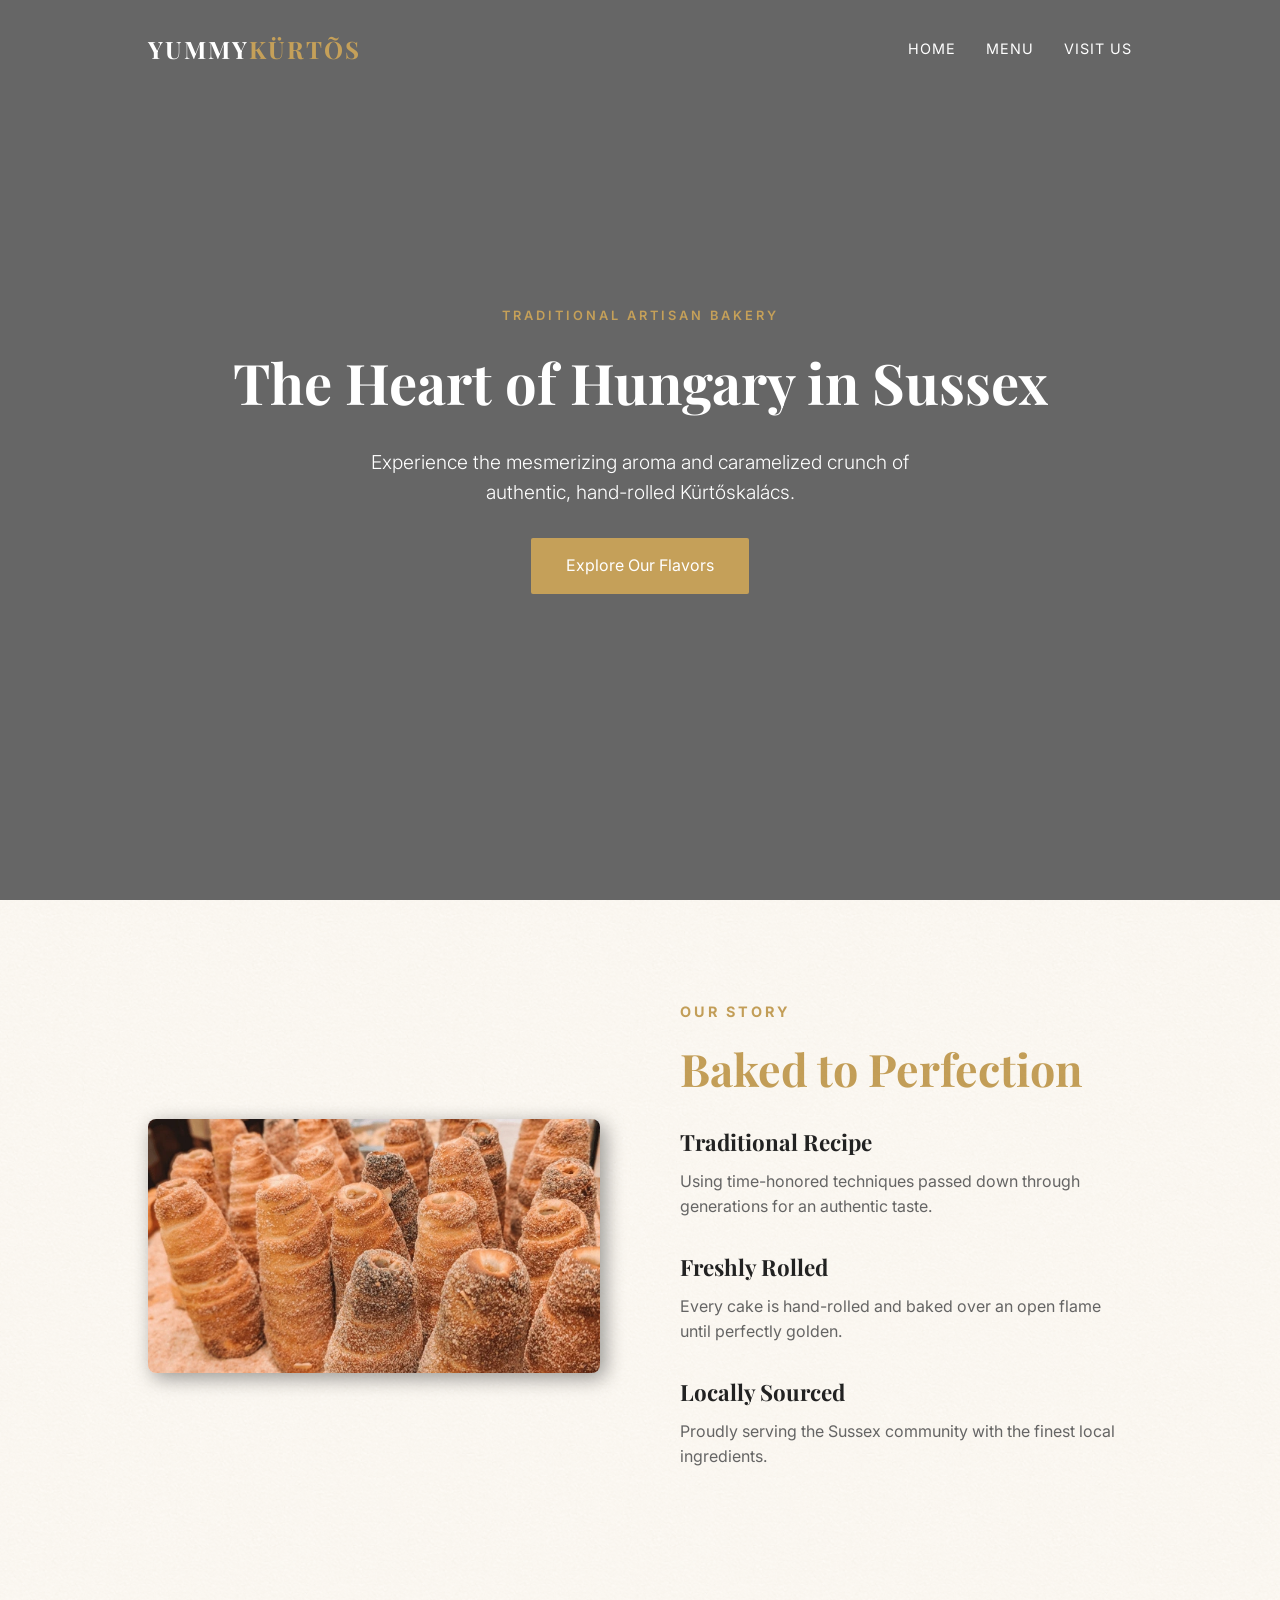
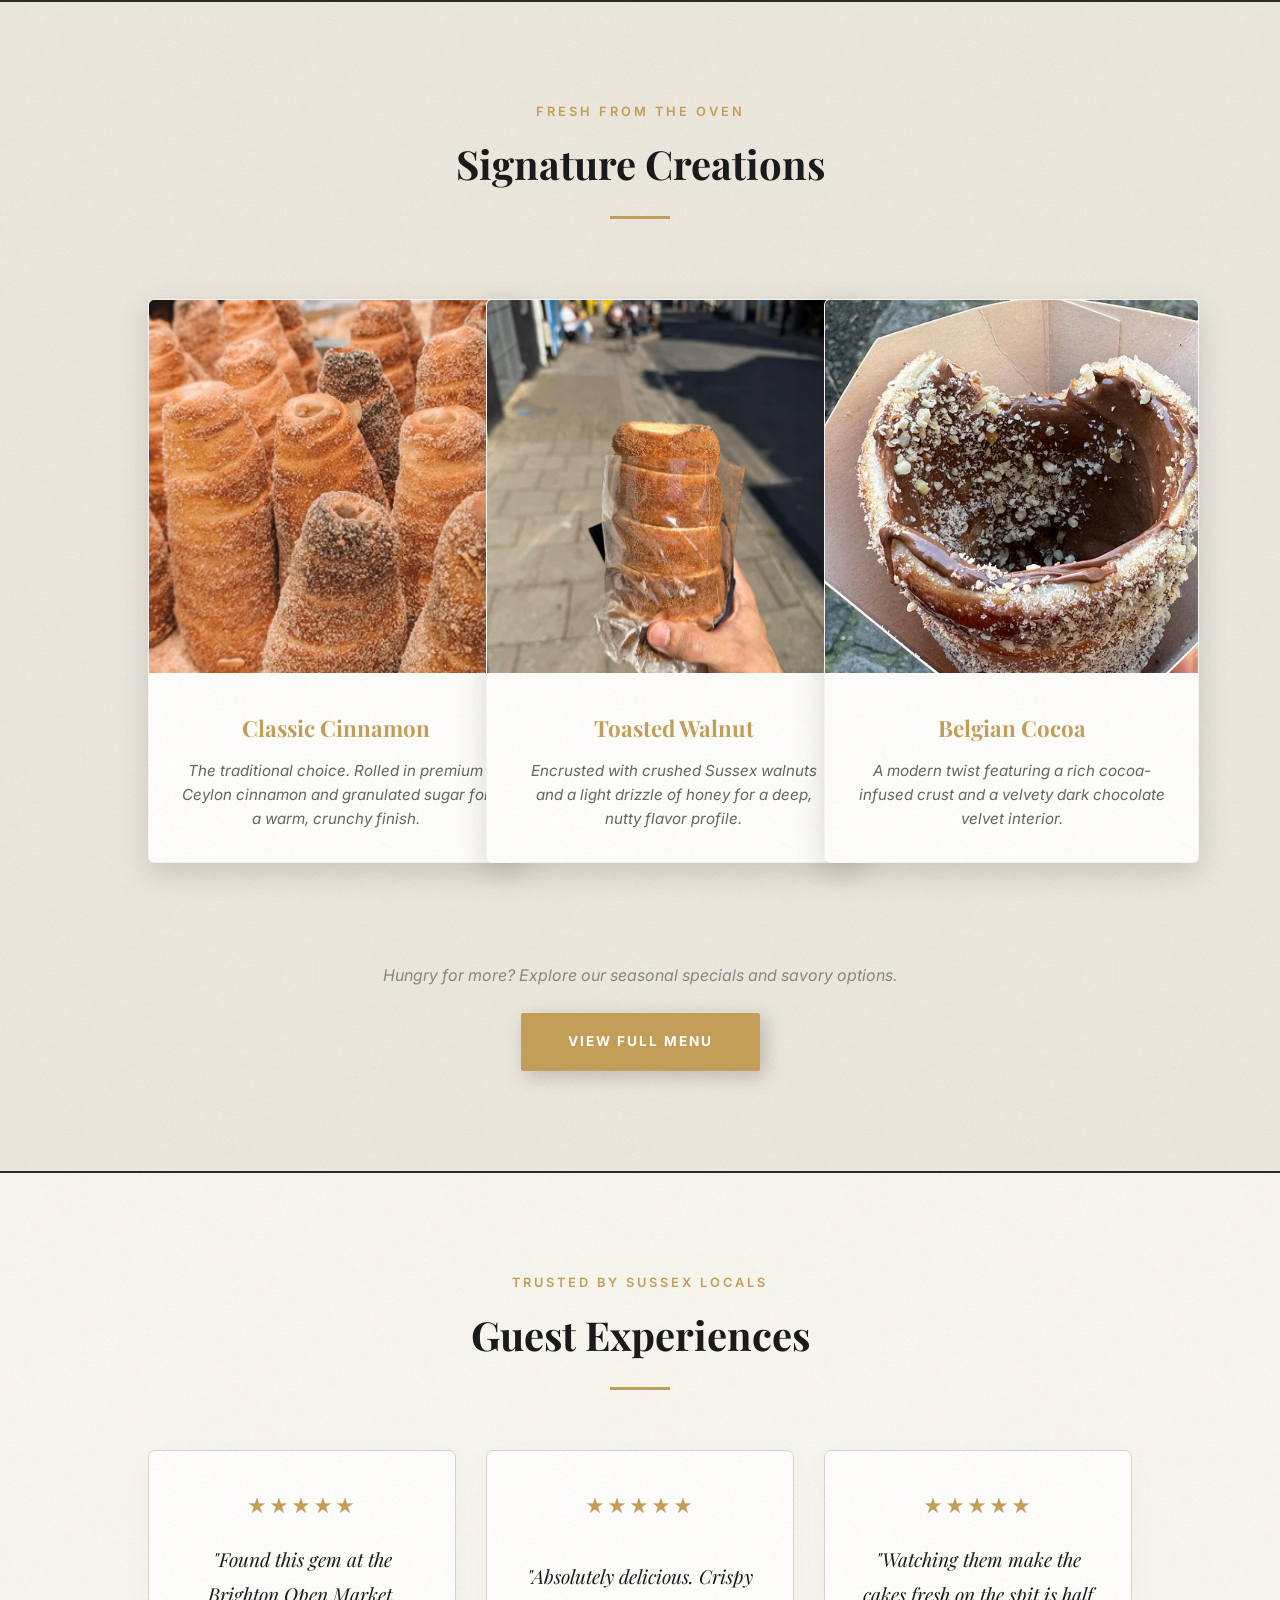
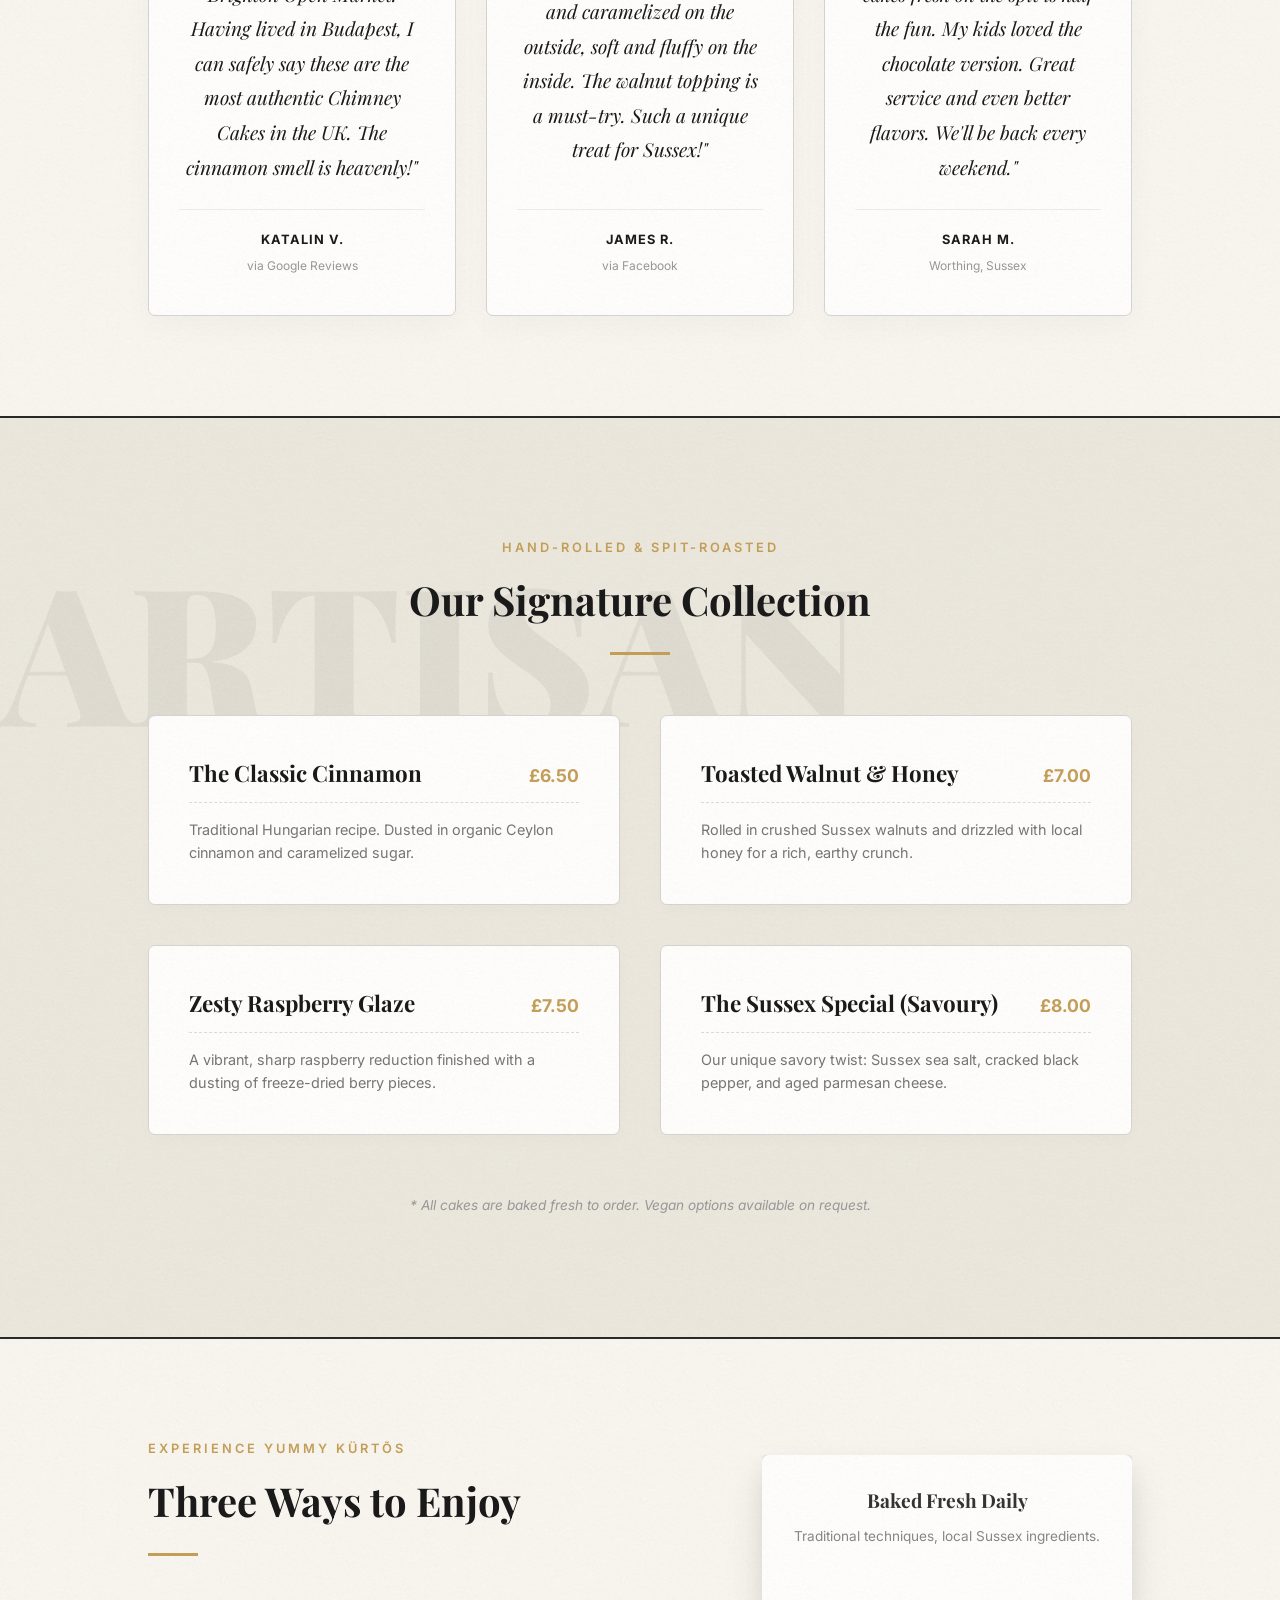
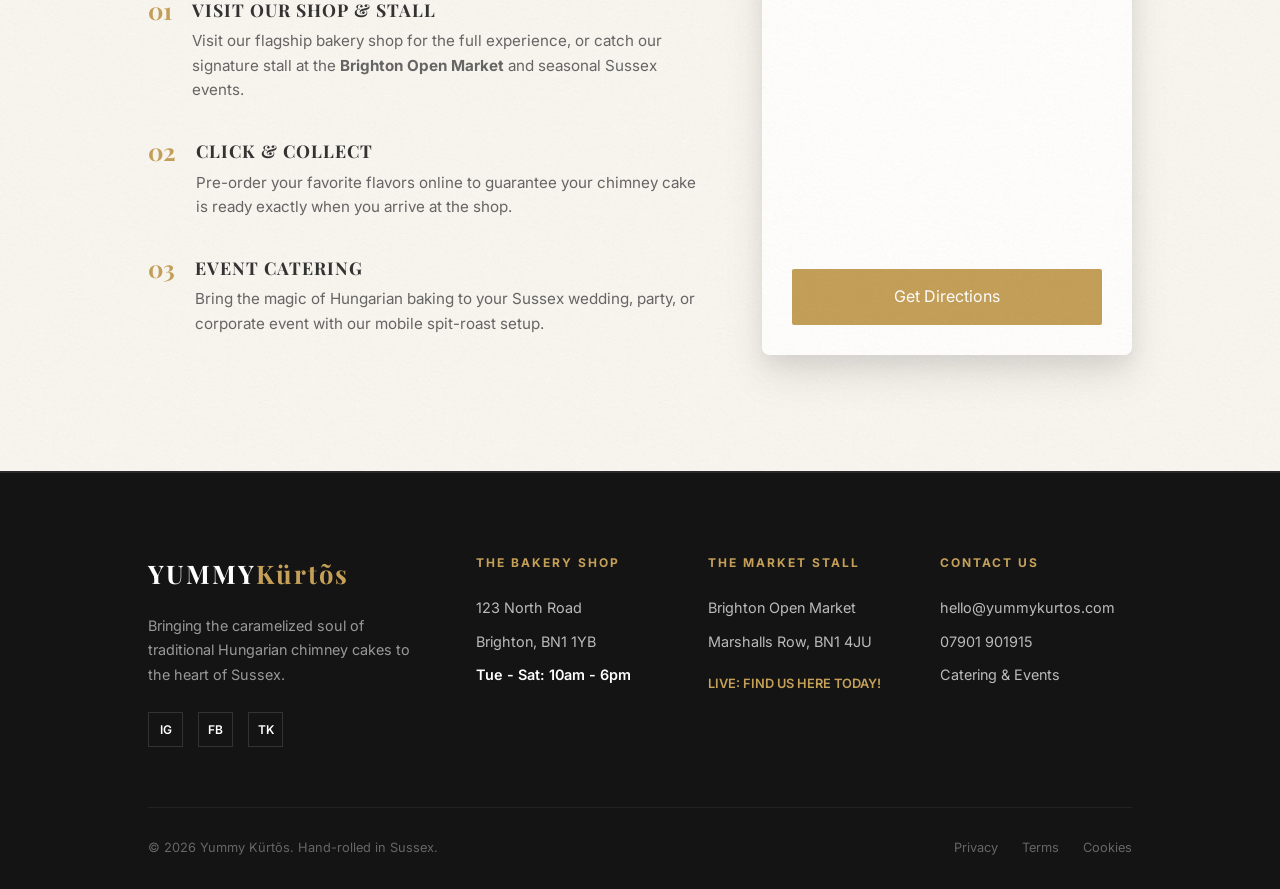
<file: index.html>
<!DOCTYPE html>
<html lang="en">
<head>
    <meta charset="UTF-8">
    <meta name="viewport" content="width=device-width, initial-scale=1.0">
    <title>Yummy Kürtõs | Authentic Hungarian Chimney Cakes</title>
    <link rel="stylesheet" href="css/nav.css">
    <link rel="stylesheet" href="css/styles.css">
    <link rel="stylesheet" href="css/button.css">
    <link rel="stylesheet" href="css/query.css">
    <script src="css/script.js" defer></script>
    <link href="https://fonts.googleapis.com/css2?family=Playfair+Display:ital,wght@0,400;0,700;1,400&family=Inter:wght@300;400;600&display=swap" rel="stylesheet">
</head>
<body>
    <nav class="navbar">
        <div class="overlay"></div>
        <div class="container">
            <div class="logo">YUMMY<span>KÜRTÕS</span></div>
            <button class="menu-toggle" aria-label="Open Menu">
                <span class="bar"></span>
                <span class="bar"></span>
                <span class="bar"></span>
            </button>

            <ul class="nav-links">
                <div class="logo">YUMMY<span>KÜRTÕS</span></div>
                <li><a href="#">Home</a></li>
                <li><a href="#showcase">Menu</a></li>
                <li><a href="#order-visit">Visit Us</a></li>
            </ul>
        </div>
    </nav>

    <header id="home" class="hero">
        <div class="hero-content reveal">
            <span class="subtitle reveal">Traditional Artisan Bakery</span>
            <h1>The Heart of Hungary in Sussex</h1>
            <p>Experience the mesmerizing aroma and caramelized crunch of authentic, hand-rolled Kürtőskalács.</p>
            <a href="#menu" class="btn reveal">Explore Our Flavors</a>
        </div>
    </header>

    <section id="about" class="features reveal">
        <div class="container about-wrapper">
            
            <div class="about-image">
                <img src="css/img/classic.webp" alt="Freshly baked chimney cake">
                <div class="image-accent"></div>
            </div>

            <div class="about-content reveal">
                <span class="subtitle reveal">Our Story</span>
                <h2>Baked to Perfection</h2>
                <div class="underline"></div>
                
                <div class="feature-item">
                    <h3>Traditional Recipe</h3>
                    <p>Using time-honored techniques passed down through generations for an authentic taste.</p>
                </div>

                <div class="feature-item">
                    <h3>Freshly Rolled</h3>
                    <p>Every cake is hand-rolled and baked over an open flame until perfectly golden.</p>
                </div>

                <div class="feature-item">
                    <h3>Locally Sourced</h3>
                    <p>Proudly serving the Sussex community with the finest local ingredients.</p>
                </div>
            </div>
        </div>
    </section>

    <section id="showcase" class="product-showcase">
        <div class="container">
            <div class="section-header reveal">
                <span class="subtitle reveal">Fresh From The Oven</span>
                <h2>Signature Creations</h2>
                <div class="divider"></div>
            </div>

            <div class="product-grid">
                <div class="product-card reveal">
                    <div class="product-image">
                        <img src="css/img/classic.webp" class="img">
                        <div class="product-overlay">
                        </div>
                    </div>
                    <div class="product-info">
                        <h3>Classic Cinnamon</h3>
                        <p>The traditional choice. Rolled in premium Ceylon cinnamon and granulated sugar for a warm, crunchy finish.</p>
                    </div>
                </div>

                <div class="product-card reveal">
                    <div class="product-image">
                        <img src="css/img/walnut.webp" class="img">
                    </div>
                    <div class="product-info">
                        <h3>Toasted Walnut</h3>
                        <p>Encrusted with crushed Sussex walnuts and a light drizzle of honey for a deep, nutty flavor profile.</p>
                    </div>
                </div>

                <div class="product-card reveal">
                    <div class="product-image">
                        <img src="css/img/cocoa.jpg" class="img">
                    </div>
                    <div class="product-info">
                        <h3>Belgian Cocoa</h3>
                        <p>A modern twist featuring a rich cocoa-infused crust and a velvety dark chocolate velvet interior.</p>
                    </div>
                </div>
            </div>

            <div class="cta-container reveal">
                <p>Hungry for more? Explore our seasonal specials and savory options.</p>
                <a href="#menu" class="btn btn-outline">View Full Menu</a>
            </div>
        </div>
    </section>

    <section id="reviews" class="reviews-section">
        <div class="container">
            <div class="section-header reveal">
                <span class="subtitle reveal">Trusted by Sussex Locals</span>
                <h2>Guest Experiences</h2>
                <div class="divider"></div>
            </div>

            <div class="reviews-grid">
                <div class="review-card reveal">
                    <div class="stars">★★★★★</div>
                    <p class="review-text">
                        "Found this gem at the Brighton Open Market. Having lived in Budapest, I can safely say these are the most authentic Chimney Cakes in the UK. The cinnamon smell is heavenly!"
                    </p>
                    <div class="reviewer-info">
                        <span class="reviewer-name">Katalin V.</span>
                        <span class="reviewer-source">via Google Reviews</span>
                    </div>
                </div>

                <div class="review-card reveal">
                    <div class="stars">★★★★★</div>
                    <p class="review-text">
                        "Absolutely delicious. Crispy and caramelized on the outside, soft and fluffy on the inside. The walnut topping is a must-try. Such a unique treat for Sussex!"
                    </p>
                    <div class="reviewer-info">
                        <span class="reviewer-name">James R.</span>
                        <span class="reviewer-source">via Facebook</span>
                    </div>
                </div>

                <div class="review-card reveal">
                    <div class="stars">★★★★★</div>
                    <p class="review-text">
                        "Watching them make the cakes fresh on the spit is half the fun. My kids loved the chocolate version. Great service and even better flavors. We'll be back every weekend."
                    </p>
                    <div class="reviewer-info">
                        <span class="reviewer-name">Sarah M.</span>
                        <span class="reviewer-location">Worthing, Sussex</span>
                    </div>
                </div>
            </div>
        </div>
    </section>

    <section id="menu" class="menu-section">
        <div class="container">
            <div class="section-header reveal">
                <span class="subtitle reveal">Hand-Rolled & Spit-Roasted</span>
                <h2>Our Signature Collection</h2>
                <div class="divider"></div>
            </div>

            <div class="menu-grid">
                <div class="menu-card reveal">
                    <div class="menu-info">
                        <div class="menu-header">
                            <h4>The Classic Cinnamon</h4>
                            <span class="price">£6.50</span>
                        </div>
                        <p>Traditional Hungarian recipe. Dusted in organic Ceylon cinnamon and caramelized sugar.</p>
                    </div>
                </div>

                <div class="menu-card reveal">
                    <div class="menu-info">
                        <div class="menu-header">
                            <h4>Toasted Walnut & Honey</h4>
                            <span class="price">£7.00</span>
                        </div>
                        <p>Rolled in crushed Sussex walnuts and drizzled with local honey for a rich, earthy crunch.</p>
                    </div>
                </div>

                <div class="menu-card reveal">
                    <div class="menu-info">
                        <div class="menu-header">
                            <h4>Zesty Raspberry Glaze</h4>
                            <span class="price">£7.50</span>
                        </div>
                        <p>A vibrant, sharp raspberry reduction finished with a dusting of freeze-dried berry pieces.</p>
                    </div>
                </div>

                <div class="menu-card reveal">
                    <div class="menu-info">
                        <div class="menu-header">
                            <h4>The Sussex Special (Savoury)</h4>
                            <span class="price">£8.00</span>
                        </div>
                        <p>Our unique savory twist: Sussex sea salt, cracked black pepper, and aged parmesan cheese.</p>
                    </div>
                </div>
            </div>

            <div class="menu-footer reveal">
                <p>* All cakes are baked fresh to order. Vegan options available on request.</p>
            </div>
        </div>
    </section>

    <section id="order-visit" class="visit-section">
        <div class="container">
            <div class="visit-grid">
                
                <div class="visit-card reveal">
                    <span class="subtitle">Experience Yummy Kürtõs</span>
                    <h2>Three Ways to Enjoy</h2>
                    <div class="divider-left"></div>
                    
                    <div class="option-item reveal">
                        <div class="option-icon">01</div>
                        <div class="option-text">
                            <h4>Visit Our Shop & Stall</h4>
                            <p>Visit our flagship bakery shop for the full experience, or catch our signature stall at the <strong>Brighton Open Market</strong> and seasonal Sussex events.</p>
                        </div>
                    </div>

                    <div class="option-item reveal">
                        <div class="option-icon">02</div>
                        <div class="option-text">
                            <h4>Click & Collect</h4>
                            <p>Pre-order your favorite flavors online to guarantee your chimney cake is ready exactly when you arrive at the shop.</p>
                        </div>
                    </div>

                    <div class="option-item reveal">
                        <div class="option-icon">03</div>
                        <div class="option-text">
                            <h4>Event Catering</h4>
                            <p>Bring the magic of Hungarian baking to your Sussex wedding, party, or corporate event with our mobile spit-roast setup.</p>
                        </div>
                    </div>
                </div>

                <div class="visit-image-box reveal">
                    <div class="promo-box">
                        <h3>Baked Fresh Daily</h3>
                        <p>Traditional techniques, local Sussex ingredients.</p>
                        <iframe src="https://www.google.com/maps/embed?pb=!1m18!1m12!1m3!1d2520.285780233864!2d-0.1423884230746802!3d50.82587027166634!2m3!1f0!2f0!3f0!3m2!1i1024!2i768!4f13.1!3m3!1m2!1s0x487585e887d19fb7%3A0x6aae0de9d22a1ac7!2zWXVtbXkgS8WpcnTDtXM!5e0!3m2!1sen!2suk!4v1774945937419!5m2!1sen!2suk" style="border:0;" allowfullscreen="" loading="lazy" referrerpolicy="no-referrer-when-downgrade"></iframe>
                        <a href="https://www.google.com/maps/dir/50.8361548,-0.060347/Yummy+K%C5%A9rt%C3%B5s,+71+North+Rd,+Brighton+and+Hove,+Brighton+BN1+1YD/@50.8317234,-0.1833535,12z/data=!3m1!4b1!4m17!1m7!3m6!1s0x487585e887d19fb7:0x6aae0de9d22a1ac7!2zWXVtbXkgS8WpcnTDtXM!8m2!3d50.8258703!4d-0.1398135!16s%2Fg%2F11y6m5ddm4!4m8!1m1!4e1!1m5!1m1!1s0x487585e887d19fb7:0x6aae0de9d22a1ac7!2m2!1d-0.1398304!2d50.8258258?entry=ttu&g_ep=EgoyMDI2MDMzMC4wIKXMDSoASAFQAw%3D%3D" class="btn reveal">Get Directions</a>
                    </div>
                </div>

            </div>
        </div>
    </section>

    <footer class="site-footer">
        <div class="container">
            <div class="footer-content">
                
                <div class="footer-col brand-col reveal">
                    <h2 class="footer-logo reveal">YUMMY<span>Kürtõs</span></h2>
                    <p class="reveal">Bringing the caramelized soul of traditional Hungarian chimney cakes to the heart of Sussex.</p>
                    <div class="footer-socials reveal">
                        <a href="https://www.instagram.com/homemade_chimneycake/" aria-label="Instagram" target="_blank">IG</a>
                        <a href="https://www.facebook.com/p/Yummy-k%C3%BCrt%C3%B5s-100090114007943/" aria-label="Facebook" target="_blank">FB</a>
                        <a href="https://www.tiktok.com/@yummykurtos6" aria-label="TikTok" target="_blank">TK</a>
                    </div>
                </div>

                <div class="footer-col">
                    <h4 class="footer-title reveal">The Bakery Shop</h4>
                    <ul class="footer-links reveal">
                        <li>123 North Road</li>
                        <li>Brighton, BN1 1YB</li>
                        <li class="highlight">Tue - Sat: 10am - 6pm</li>
                    </ul>
                </div>

                <div class="footer-col">
                    <h4 class="footer-title reveal">The Market Stall</h4>
                    <ul class="footer-links reveal">
                        <li>Brighton Open Market</li>
                        <li>Marshalls Row, BN1 4JU</li>
                        <li class="status-indicator">Live: Find us here today!</li>
                    </ul>
                </div>

                <div class="footer-col">
                    <h4 class="footer-title reveal">Contact Us</h4>
                    <ul class="footer-links reveal">
                        <li><a href="mailto:hello@yummykurtos.com">hello@yummykurtos.com</a></li>
                        <li><a href="tel:+447700900000">07901 901915</a></li>
                        <li><a href="#menu">Catering & Events</a></li>
                    </ul>
                </div>

            </div>

            <div class="footer-bottom reveal">
                <p>&copy; 2026 Yummy Kürtõs. Hand-rolled in Sussex.</p>
                <div class="footer-legal">
                    <a href="privacy.html">Privacy</a>
                    <a href="terms.html">Terms</a>
                    <a href="cookies.html">Cookies</a>
                </div>
            </div>
        </div>
    </footer>

</body>
</html>
</file>
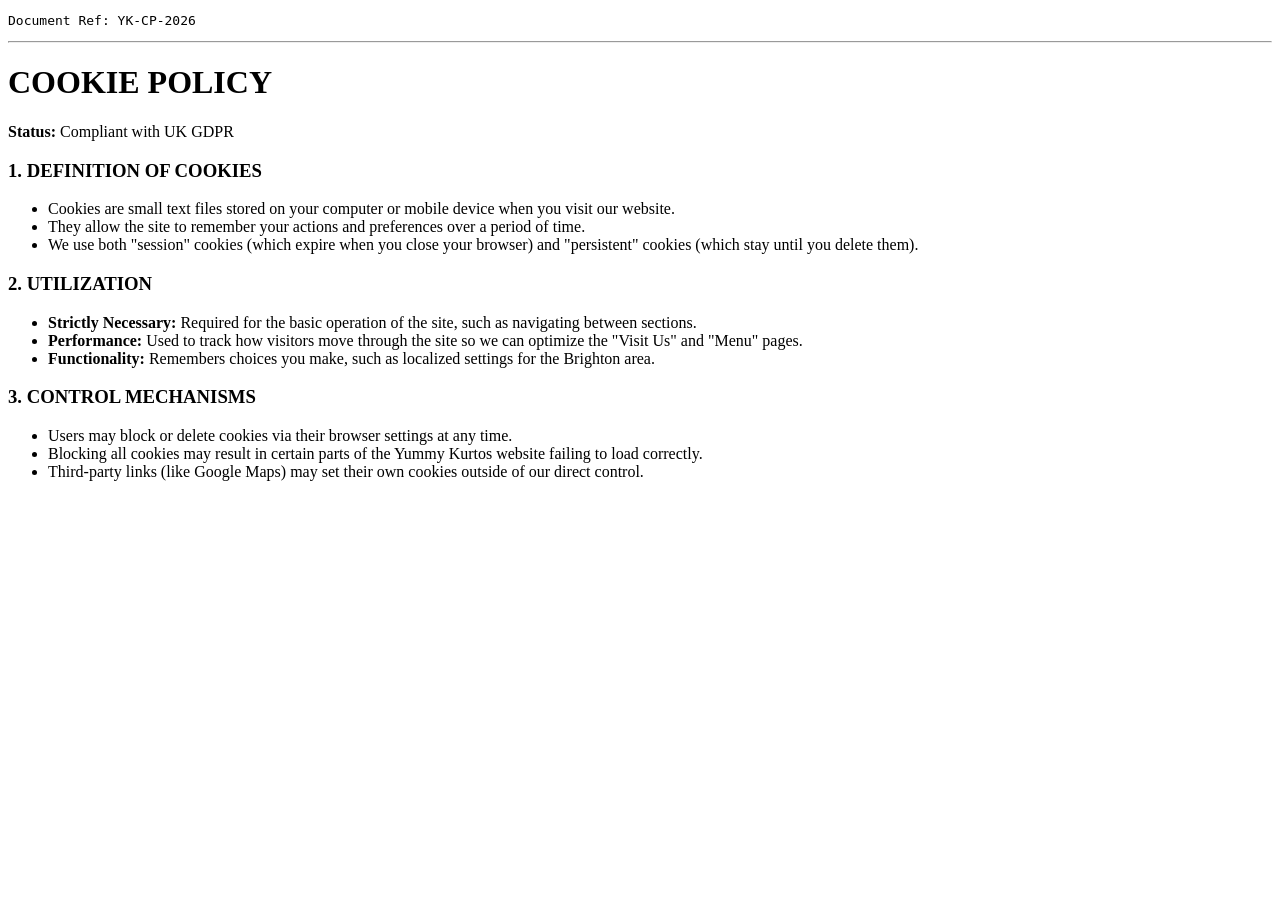
<file: cookies.html>
<!DOCTYPE html>
<html>
<head>
    <title>Cookie Policy - Yummy Kurtos</title>
</head>
<body>
    <pre>Document Ref: YK-CP-2026</pre>
    <hr>
    <h1>COOKIE POLICY</h1>
    <p><strong>Status:</strong> Compliant with UK GDPR</p>

    <h3>1. DEFINITION OF COOKIES</h3>
    <ul>
        <li>Cookies are small text files stored on your computer or mobile device when you visit our website.</li>
        <li>They allow the site to remember your actions and preferences over a period of time.</li>
        <li>We use both "session" cookies (which expire when you close your browser) and "persistent" cookies (which stay until you delete them).</li>
    </ul>

    <h3>2. UTILIZATION</h3>
    <ul>
        <li><strong>Strictly Necessary:</strong> Required for the basic operation of the site, such as navigating between sections.</li>
        <li><strong>Performance:</strong> Used to track how visitors move through the site so we can optimize the "Visit Us" and "Menu" pages.</li>
        <li><strong>Functionality:</strong> Remembers choices you make, such as localized settings for the Brighton area.</li>
    </ul>

    <h3>3. CONTROL MECHANISMS</h3>
    <ul>
        <li>Users may block or delete cookies via their browser settings at any time.</li>
        <li>Blocking all cookies may result in certain parts of the Yummy Kurtos website failing to load correctly.</li>
        <li>Third-party links (like Google Maps) may set their own cookies outside of our direct control.</li>
    </ul>
</body>
</html>
</file>
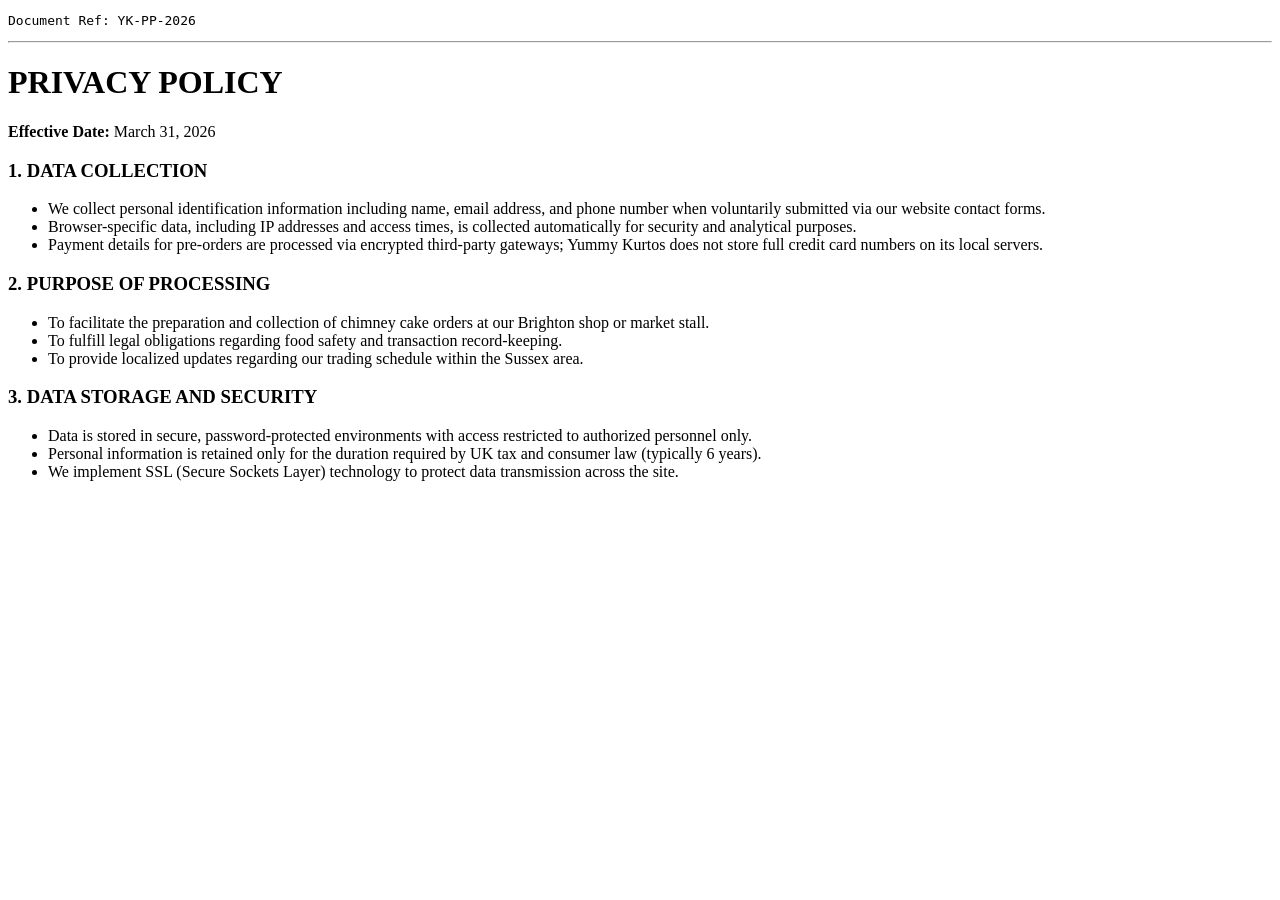
<file: privacy.html>
<!DOCTYPE html>
<html>
<head>
    <title>Privacy Policy - Yummy Kurtos</title>
</head>
<body>
    <pre>Document Ref: YK-PP-2026</pre>
    <hr>
    <h1>PRIVACY POLICY</h1>
    <p><strong>Effective Date:</strong> March 31, 2026</p>
    
    <h3>1. DATA COLLECTION</h3>
    <ul>
        <li>We collect personal identification information including name, email address, and phone number when voluntarily submitted via our website contact forms.</li>
        <li>Browser-specific data, including IP addresses and access times, is collected automatically for security and analytical purposes.</li>
        <li>Payment details for pre-orders are processed via encrypted third-party gateways; Yummy Kurtos does not store full credit card numbers on its local servers.</li>
    </ul>

    <h3>2. PURPOSE OF PROCESSING</h3>
    <ul>
        <li>To facilitate the preparation and collection of chimney cake orders at our Brighton shop or market stall.</li>
        <li>To fulfill legal obligations regarding food safety and transaction record-keeping.</li>
        <li>To provide localized updates regarding our trading schedule within the Sussex area.</li>
    </ul>

    <h3>3. DATA STORAGE AND SECURITY</h3>
    <ul>
        <li>Data is stored in secure, password-protected environments with access restricted to authorized personnel only.</li>
        <li>Personal information is retained only for the duration required by UK tax and consumer law (typically 6 years).</li>
        <li>We implement SSL (Secure Sockets Layer) technology to protect data transmission across the site.</li>
    </ul>
</body>
</html>
</file>
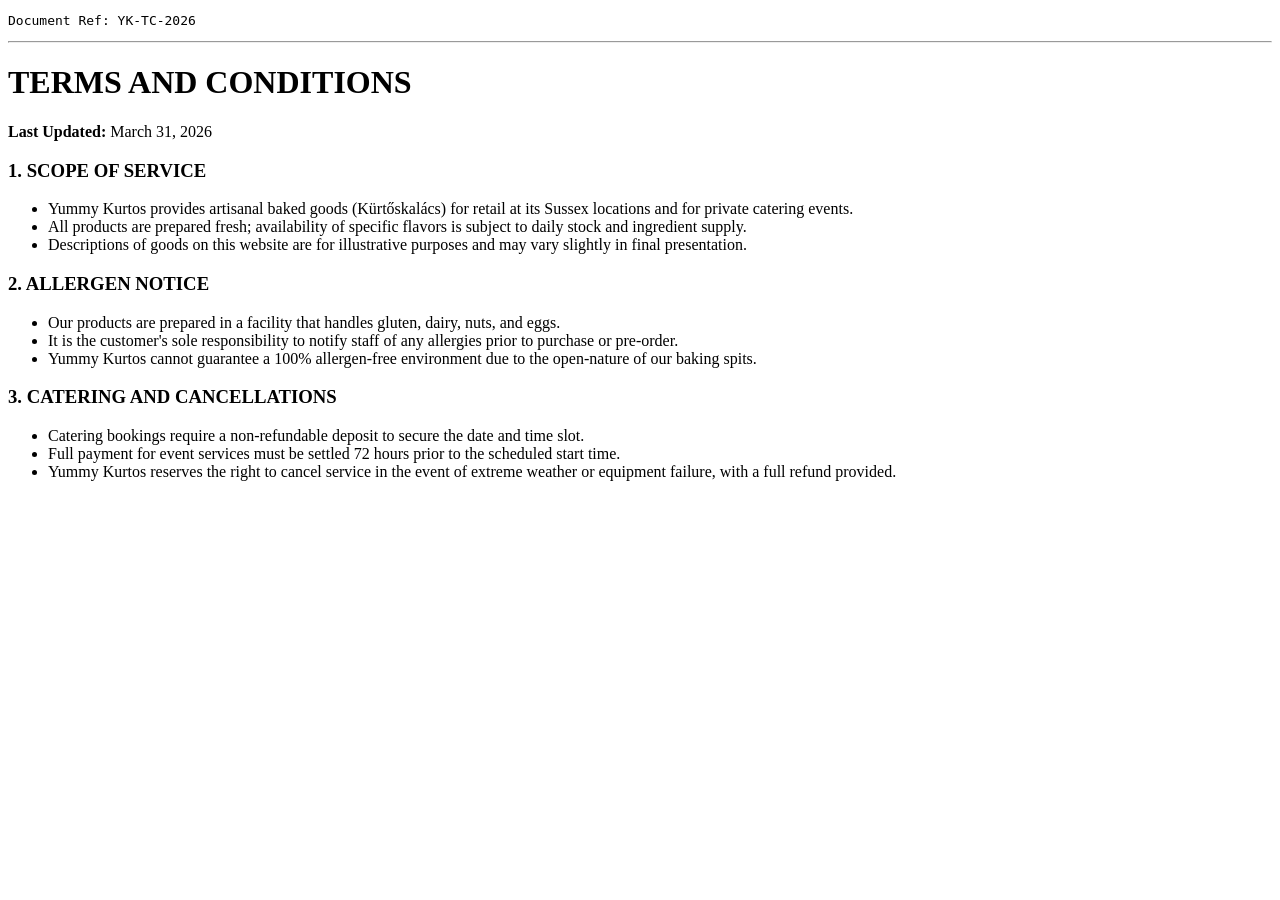
<file: terms.html>
<!DOCTYPE html>
<html>
<head>
    <title>Terms and Conditions - Yummy Kurtos</title>
</head>
<body>
    <pre>Document Ref: YK-TC-2026</pre>
    <hr>
    <h1>TERMS AND CONDITIONS</h1>
    <p><strong>Last Updated:</strong> March 31, 2026</p>

    <h3>1. SCOPE OF SERVICE</h3>
    <ul>
        <li>Yummy Kurtos provides artisanal baked goods (Kürtőskalács) for retail at its Sussex locations and for private catering events.</li>
        <li>All products are prepared fresh; availability of specific flavors is subject to daily stock and ingredient supply.</li>
        <li>Descriptions of goods on this website are for illustrative purposes and may vary slightly in final presentation.</li>
    </ul>

    <h3>2. ALLERGEN NOTICE</h3>
    <ul>
        <li>Our products are prepared in a facility that handles gluten, dairy, nuts, and eggs.</li>
        <li>It is the customer's sole responsibility to notify staff of any allergies prior to purchase or pre-order.</li>
        <li>Yummy Kurtos cannot guarantee a 100% allergen-free environment due to the open-nature of our baking spits.</li>
    </ul>

    <h3>3. CATERING AND CANCELLATIONS</h3>
    <ul>
        <li>Catering bookings require a non-refundable deposit to secure the date and time slot.</li>
        <li>Full payment for event services must be settled 72 hours prior to the scheduled start time.</li>
        <li>Yummy Kurtos reserves the right to cancel service in the event of extreme weather or equipment failure, with a full refund provided.</li>
    </ul>
</body>
</html>
</file>
<file: css/nav.css>
.navbar {
    background: transparent;
    padding: 30px 0;
    position: absolute;
    width: 100%;
    top: 0 !important;
    left: 0 !important;
    z-index: 1000;
    margin: 0;
    transition: all 0.3s ease;
}

.navbar.scrolled {
    background: white;
    padding: 30px 0;
    position: fixed;
    width: 100%;
    top: 0 !important;
    left: 0 !important;
    z-index: 1000;
    margin: 0;
    transition: all 0.3s ease;
    box-shadow: 0 0 20px rgba(0, 0, 0, 0.2);
}

.navbar .logo, 
.navbar .nav-links a {
    color: #ffffff;
}

.navbar.scrolled .logo, 
.navbar.scrolled .nav-links a {
    color: #333333;
}

.navbar .container {
    display: flex;
    justify-content: space-between;
    align-items: center;
}

.logo {
    font-size: 1.5rem;
    font-weight: 700;
    letter-spacing: 2px;
    color: white;
}

.logo span {
    color: var(--primary);
}

.nav-links {
    list-style: none;
    display: flex;
}

.nav-links li a {
    text-decoration: none;
    color: white;
    margin-left: 30px;
    font-size: 0.9rem;
    text-transform: uppercase;
    letter-spacing: 1px;
    transition: color 0.3s;
}

.nav-links li a:hover {
    color: var(--primary);
}

.nav-links .logo {
    display: none;
}

.menu-toggle {
    display: none;
    flex-direction: column;
    cursor: pointer;
    background: none;
    border: none;
    gap: 5px;
}

.bar {
    width: 25px;
    height: 3px;
    background-color: #c5a059;
    transition: 0.3s;
}

.menu-overlay {
    position: fixed;
    top: 0;
    left: 0;
    width: 100%;
    height: 100%;
    background: rgba(0, 0, 0, 0.4);
    backdrop-filter: blur(4px);
    opacity: 0;
    visibility: hidden;
    transition: 0.4s;
    z-index: 999;
}

.menu-overlay.active {
    opacity: 1;
    visibility: visible;
}
</file>
<file: css/styles.css>
:root {
    --primary: #c5a059;
    --dark: #1a1a1a;
    --light: #f9f7f2;
    --light-two: #ece9e0;
    --text: #333333;
    --white: #ffffff;
}

* {
    margin: 0;
    padding: 0;
    box-sizing: border-box;
}

body, html {
    font-family: 'inter', sans-serif;
    line-height: 1.6;
    color: var(--text);
    background-color: var(--white);
    scroll-behavior: smooth;
    margin: 0;
    padding: 0;
    overflow-x: hidden;
}

h1, h2, .logo {
    font-family: 'Playfair Display', serif;
}

.reveal {
    opacity: 0;
    transform: translateY(30px);
    transition: all 0.8s cubic-bezier(0.5, 0, 0, 1);
    visibility: hidden;
}

.reveal.active {
    opacity: 1;
    transform: translateY(0);
    visibility: visible;
}

.reveal-delay-1 { transition-delay: 0.2s; }
.reveal-delay-2 { transition-delay: 0.4s; }

.container {
    max-width: 80%;
    margin: 0 auto;
    padding: 0 20px;
}

section {
    border-bottom: 2px solid rgb(41, 41, 41);
    position: relative;
}

section::after {
    content: "";
    position: absolute;
    top: 0;
    left: 0;
    width: 100%;
    height: 100%;
    
    background-image: url("img/texture.png"); 
    background-repeat: repeat;
    background-size: 400px;
    
    mix-blend-mode: multiply; 
    opacity: 0.5; 
    pointer-events: none; 
    z-index: 10;
}

.hero {
    height: 100vh;
    background: linear-gradient(rgba(0,0,0,0.6), rgba(0,0,0,0.6)), 
                url('https://images.unsplash.com/photo-1555507036-ab1f4038808a?auto=format&fit=crop&w=1600&q=80');
    background-size: cover;
    background-position: center;
    display: flex;
    align-items: center;
    justify-content: center;
    text-align: center;
    color: var(--white);
}

.subtitle {
    display: block;
    color: var(--primary);
    text-transform: uppercase;
    letter-spacing: 3px;
    margin-bottom: 10px;
}

.hero h1 {
    font-size: 3.5rem;
    margin-bottom: 20px;
}

.hero p {
    font-size: 1.2rem;
    max-width: 600px;
    margin: 0 auto 30px;
    font-weight: 300;
}


.section-header {
    text-align: center;
    margin-bottom: 60px;
}

.divider {
    width: 50px;
    height: 3px;
    background: var(--primary);
    margin: 20px auto;
}

#about {
    background-color: #fdfaf5;
    padding: 100px 0;
}

.about-wrapper {
    display: flex;
    align-items: center;
    gap: 80px;
    flex-wrap: wrap;
}

.about-image {
    flex: 1;
    min-width: 350px;
    position: relative;
}

.about-image img {
    width: 100%;
    border-radius: 8px;
    position: relative;
    z-index: 2;
    box-shadow: 5px 5px 20px rgba(0, 0, 0, 0.4);
}

.about-content {
    flex: 1;
    min-width: 350px;
    text-align: left;
}

.about-content .subtitle {
    text-transform: uppercase;
    letter-spacing: 3px;
    color: #c5a059;
    font-weight: 700;
    font-size: 0.9rem;
}

.about-content h2 {
    font-family: 'playfair display', serif;
    font-size: 2.8rem;
    color: var(--primary);
    margin: 10px 0 20px;
}

.feature-item {
    margin-bottom: 30px;
}

.feature-item h3 {
    font-size: 1.4rem;
    font-family: 'playfair display', serif;
    margin-bottom: 8px;
    color: #222;
}

.feature-item p {
    color: #666;
    line-height: 1.6;
}

.product-showcase {
    padding: 100px 0;
    background-color: var(--light-two);
    scroll-margin-top: 60px;
}

#showcase {
    scroll-margin-top: 60px !important;
}

#showcase .container {
    max-width: 80%;
    display: flex;
    flex-direction: column;
}

.section-header {
    text-align: center;
    margin-bottom: 60px;
}

.section-header h2 {
    font-family: 'Playfair Display', serif;
    font-size: 2.5rem;
    color: #1a1a1a;
    margin-top: 10px;
}

.subtitle {
    display: block;
    color: #c5a059;
    text-transform: uppercase;
    letter-spacing: 3px;
    font-size: 0.8rem;
    font-weight: 600;
}

.divider {
    width: 60px;
    height: 3px;
    background: #c5a059;
    margin: 20px auto;
}

.product-grid {
    display: grid;
    grid-template-columns: repeat(auto-fit, minmax(300px, 1fr));
    gap: 30px;
    margin: 0 auto 60px auto;
    max-width: 100%;
}

.product-card {
    background: #fff;
    border-radius: 6px;
    overflow: hidden;
    transition: all 0.4s cubic-bezier(0.165, 0.84, 0.44, 1);
    box-shadow: 0 10px 30px rgba(0, 0, 0, 0.15);
    border: 1px solid rgba(0,0,0,0.03);
    width: 375px;
}

.product-card:hover {
    transform: translateY(-12px);
    box-shadow: 0 20px 40px rgba(197, 160, 89, 0.15);
}

.product-image img {
    width: 100%;
    overflow: hidden;
    position: relative;
    background: #fafafa;
    aspect-ratio: 1 / 1 !important;
}

.img {
    width: 100%;
    height: 100%;
    background-size: cover;
    background-position: center;
    transition: transform 0.6s ease;
    object-fit: cover;
    aspect-ratio: 1 / 1 !important;
}

.product-grid .product-card:nth-child(3) .product-image .img {
    object-position: 25% center !important;
}

.product-tag {
    position: absolute;
    top: 15px;
    left: 15px;
    background: #c5a059;
    color: #fff;
    padding: 6px 14px;
    font-size: 0.7rem;
    font-weight: 600;
    text-transform: uppercase;
    letter-spacing: 1px;
}

.product-info {
    padding: 30px;
    text-align: center;
}

.product-info h3 {
    font-family: 'playfair display', serif;
    font-size: 1.4rem;
    color: var(--primary);
    margin-bottom: 12px;
}

.product-info p {
    color: #666;
    font-size: 0.95rem;
    font-style: italic;
    line-height: 1.6;
}

.reviews-section {
    padding: 100px 0;
    background-color: var(--light);
}

#reviews .container {
    max-width: 80%;
    margin: 0 auto;
}

.reviews-grid {
    display: grid;
    grid-template-columns: repeat(auto-fit, minmax(300px, 1fr));
    gap: 30px;
    margin: 40px auto 0 auto;
    max-width: 100%;
}

.review-card {
    background: #ffffff;
    padding: 40px 30px;
    max-width: 405px;
    width: 100%;
    border-radius: 7px;
    box-shadow: 0 10px 30px rgba(0,0,0,0.03);
    text-align: center;
    border-top: 3px solid var(--primary);
    border: 1px solid #d6d6d6;
    transition: all 0.3s ease;

    display: flex;
    flex-direction: column;
    justify-content: space-between;
}

.review-card:hover {
    transform: translateY(-10px);
    border-color: var(--primary);
    box-shadow: 5px 5px 30px rgb(197, 160, 89, 0.5);
}

.stars {
    color: var(--primary);
    font-size: 1.2rem;
    margin-bottom: 20px;
    letter-spacing: 2px;
}

.review-text {
    font-family: 'playfair display', serif;
    font-size: 1.2rem;
    font-style: italic;
    line-height: 1.8;
    color: var(--dark);
    margin-bottom: 25px;
}

.reviewer-info {
    border-top: 1px solid #eee;
    padding-top: 20px;
}

.reviewer-name {
    display: block;
    font-weight: 700;
    text-transform: uppercase;
    letter-spacing: 1px;
    font-size: 0.8rem;
    color: var(--dark);
}

.reviewer-source, .reviewer-location {
    display: block;
    font-size: 0.75rem;
    color: #999;
    margin-top: 5px;
}

.icon-cinnamon { background-color: #e3d5ca; }
.icon-walnut { background-color: #d5bdaf; }
.icon-chocolate { background-color: #edede9; }

.menu-section {
    padding: 120px 0;
    background-color: var(--light-two);
    position: relative;
    overflow: hidden;
}

.menu-section::before {
    content: "ARTISAN";
    position: absolute;
    top: 25%;
    font-size: 12rem;
    font-family: 'playfair display', serif;
    font-weight: 900;
    color: rgba(0,0,0,0.05);
    transform: translateY(-50%);
    z-index: 0;
    pointer-events: none;
}

.menu-grid {
    display: grid;
    grid-template-columns: repeat(auto-fit, minmax(450px, 1fr));
    gap: 40px;
    margin-top: 60px;
}

.menu-card {
    background: var(--white);
    border: 1px solid #d6d6d6;
    border-radius: 7px;
    padding: 40px;
    display: flex;
    align-items: center;
    position: relative;
    transition: all 0.4s ease;
    box-shadow: 0 5px 15px rgba(0,0,0,0.02);
}

.menu-card:hover {
    transform: translateY(-5px);
    border-color: var(--primary);
    box-shadow: 5px 5px 30px rgb(197, 160, 89, 0.5);
}

.menu-header {
    display: flex;
    justify-content: space-between;
    align-items: baseline;
    margin-bottom: 10px;
    border-bottom: 1px dashed #ddd;
    padding-bottom: 10px;
}

.menu-header h4 {
    font-family: 'Playfair Display', serif;
    font-size: 1.4rem;
    color: var(--dark);
    margin: 0;
}

.menu-info .price {
    font-family: 'Inter', sans-serif;
    font-weight: 700;
    color: var(--primary);
    font-size: 1.1rem;
}

.menu-info p {
    font-size: 0.9rem;
    color: #777;
    line-height: 1.6;
    margin: 15px 0 0;
}

.menu-footer {
    text-align: center;
    margin-top: 60px;
    font-size: 0.85rem;
    color: #999;
    font-style: italic;
}

.visit-section {
    padding: 100px 0;
    background-color: var(--light);
    scroll-margin-top: 60px !important;
}

.visit-grid {
    display: grid;
    grid-template-columns: 1.2fr 0.8fr;
    gap: 60px;
    align-items: center;
}

.visit-card h2 {
    font-size: 2.5rem;
    margin-bottom: 20px;
    color: var(--dark);
}

.divider-left {
    width: 50px;
    height: 3px;
    background: var(--primary);
    margin-bottom: 40px;
}

.option-item {
    display: flex;
    gap: 20px;
    margin-bottom: 35px;
}

.option-icon {
    font-family: 'Playfair Display', serif;
    font-size: 1.5rem;
    color: var(--primary);
    font-weight: 700;
    margin-top: -5px;
}

.option-text h4 {
    font-size: 1.1rem;
    font-family: 'playfair display';
    margin-bottom: 5px;
    text-transform: uppercase;
    letter-spacing: 1px;
}

.option-text p {
    color: #666;
    font-size: 0.95rem;
    font-family: 'inter', sans-serif;
    line-height: 1.6;
}

.visit-image-box {
    height: 500px;
    background: #e5e5e5;
    background-size: cover;
    background-position: center;
    border-radius: 4px;
    display: flex;
    flex-direction: column;
    align-items: flex-end;
    box-shadow: 0 20px 40px rgba(0,0,0,0.1);
}

.promo-box {
    background: white;
    padding: 30px;
    width: 100% !important;
    height: 100% !important;
    text-align: center;
    box-shadow: 0 10px 20px rgba(0,0,0,0.05);
    border-radius: 7px;

    display: flex;
    flex-direction: column;
}

.promo-box iframe {
    width: 100%;
    height: 90%;
    border: none;
    border-radius: 4px;
    filter: grayscale(50%);
}

.promo-box h3 {
    font-size: 1.2rem;
    font-family: 'Playfair Display', serif;
    margin-bottom: 10px;
}

.promo-box p {
    font-size: 0.85rem;
    color: #888;
    margin-bottom: 20px;
}

.error-page {
    height: 100vh;
    display: flex;
    align-items: center;
    justify-content: center;
    background-color: var(--light-two);
    text-align: center;
    padding: 20px;
}

.error-content {
    max-width: 600px;
    animation: fadeIn 0.8s ease-out;
}

.error-content h1 {
    font-family: 'Playfair Display', serif;
    font-size: clamp(6rem, 15vw, 10rem);
    color: var(--primary);
    line-height: 1;
    margin: 0;
    opacity: 0.2;
}

.error-content h2 {
    font-family: 'Playfair Display', serif;
    font-size: clamp(1.8rem, 5vw, 2.8rem);
    color: var(--dark);
    margin-top: -20px;
    margin-bottom: 20px;
}

.error-content p {
    font-family: 'Inter', sans-serif;
    font-size: 1.1rem;
    color: #666;
    line-height: 1.6;
    margin-bottom: 40px;
}

.error-actions {
    display: flex;
    gap: 20px;
    justify-content: center;
}

.error-actions .btn {
    padding: 15px 35px;
    background: var(--primary);
    color: #fff;
    text-decoration: none;
    font-weight: 700;
    text-transform: uppercase;
    letter-spacing: 1px;
    font-size: 0.8rem;
    transition: 0.3s;
}

.error-actions .btn-outline {
    padding: 15px 35px;
    border: 2px solid var(--primary);
    color: var(--primary);
    text-decoration: none;
    font-weight: 700;
    text-transform: uppercase;
    letter-spacing: 1px;
    font-size: 0.8rem;
    transition: 0.3s;
}

.error-actions .btn:hover {
    background: var(--dark);
    color: #fff;
}

.error-actions .btn-outline:hover {
    background: var(--primary);
    color: #fff;
}

.site-footer {
    background-color: #141414;
    color: #ffffff;
    padding: 80px 0 30px;
    font-size: 0.9rem;
}

.footer-content {
    display: grid;
    grid-template-columns: 1.5fr 1fr 1fr 1fr;
    gap: 40px;
    margin-bottom: 60px;
}

.footer-logo {
    font-family: 'Playfair Display', serif;
    font-size: 1.6rem;
    letter-spacing: 2px;
    margin-bottom: 20px;
}

.footer-logo span {
    color: var(--primary);
}

.brand-col p {
    color: #999;
    line-height: 1.7;
    margin-bottom: 25px;
    max-width: 280px;
}

.footer-socials {
    display: flex;
    gap: 15px;
}

.footer-socials a {
    color: #fff;
    text-decoration: none;
    font-weight: 600;
    font-size: 0.75rem;
    border: 1px solid #333;
    width: 35px;
    height: 35px;
    display: flex;
    align-items: center;
    justify-content: center;
    transition: all 0.3s ease;
}

.footer-socials a:hover {
    border-color: var(--primary);
    color: var(--primary);
}

.footer-title {
    color: var(--primary);
    text-transform: uppercase;
    font-size: 0.75rem;
    letter-spacing: 2px;
    margin-bottom: 25px;
    font-weight: 700;
}

.footer-links {
    list-style: none;
    padding: 0;
}

.footer-links li {
    color: #bbb;
    margin-bottom: 12px;
    line-height: 1.5;
}

.footer-links a {
    color: #bbb;
    text-decoration: none;
    transition: color 0.3s ease;
}

.footer-links a:hover {
    color: white;
}

.highlight {
    color: #fff !important;
    font-weight: 600;
    margin-top: 5px;
}

.status-indicator {
    color: var(--primary) !important;
    font-weight: 600;
    font-size: 0.8rem;
    text-transform: uppercase;
    display: inline-block;
    padding-top: 10px;
}

.footer-bottom {
    border-top: 1px solid #222;
    padding-top: 30px;
    display: flex;
    justify-content: space-between;
    align-items: center;
    color: #666;
    font-size: 0.8rem;
}

.footer-legal a {
    color: #666;
    text-decoration: none;
    margin-left: 20px;
}

.footer-legal a:hover {
    color: #999;
}
</file>
<file: css/button.css>
.btn {
    display: inline-block;
    padding: 15px 35px;
    background: var(--primary);
    color: var(--white);
    text-decoration: none;
    border-radius: 2px;
    transition: background 0.3s;
}

.btn:hover {
    background: #ae8c4e;
}

.cta-container {
    text-align: center;
    margin-top: 40px;
}

.cta-container p {
    margin-bottom: 25px;
    font-style: italic;
    color: #888;
}

.btn-outline {
    display: inline-block;
    padding: 16px 45px;
    color: white;
    border: 2px solid #c5a059;
    box-shadow: 5px 5px 20px rgba(0, 0, 0, 0.2);
    text-decoration: none;
    text-transform: uppercase;
    font-size: 0.85rem;
    font-weight: 700;
    letter-spacing: 2px;
    transition: all 0.3s ease;
}

.btn-outline:hover {
    transform: translateY(-7px);
    box-shadow: 0 20px 40px rgba(0, 0, 0, 0.1);
    background: #ae8c4e;
    color: #fff;
}
</file>
<file: css/query.css>
@media (max-width: 1100px) {
    .hero h1 {
        font-size: 2.5rem;
    }
    #about .container {
        flex-direction: column-reverse;
        align-items: center;
    }
    #showcase .product-grid {
        grid-template-columns: repeat(2, 1fr);
        column-gap: 50px;
    }
    .product-card {
        width: 100%;
        max-width: 450px;
    }
    .product-card:last-child {
        max-width: 450px;
        width: 100%;
        grid-column: 1 / -1;
        justify-self: center;
    }
    .reviews-section .container .reviews-grid {
        display: grid;
        grid-template-columns: repeat(2, 1fr) !important;
        row-gap: 50px;
    }
    .review-card {
        max-width: 400px;
        width: 100%;
    }
    .review-card:last-child {
        width: 100%;
        max-width: 100%;
        grid-column: 1 / -1;
        justify-self: center;
    }
    .menu-section::before {
        content: "ARTISAN";
        position: absolute;
        top: 87%;
        font-size: 12rem;
        font-family: 'Playfair Display', serif;
        font-weight: 900;
        color: rgba(0,0,0,0.05);
        transform: translateY(-50%);
        z-index: 0;
        pointer-events: none;
    }
    .visit-grid {
        display: flex;
        flex-direction: column;
    }
    .visit-image-box {
        max-width: 100%;
        width: 100%;
    }
    .footer-content {
        display: grid !important;
        grid-template-columns: repeat(3, 1fr) !important;
        gap: 40px;
        text-align: center;
    }
    .brand-col {
        grid-column: 1 / -1; 
        display: flex;
        flex-direction: column;
        align-items: center;
        margin-bottom: 20px;
    }
    .brand-col p {
        max-width: 500px;
        margin-left: auto;
        margin-right: auto;
    }
    .footer-socials {
        justify-content: center;
    }
}

@media (max-width: 768px) {
    .menu-toggle {
        display: flex;
        z-index: 10002 !important;
        position: relative;
    }
    .nav-links {
        position: fixed;
        top: 0;
        right: -80%;
        width: 60%;
        height: 100vh;
        background: #121212;
        z-index: 10001 !important;
        position: fixed;
        transition: 0.4s cubic-bezier(0.4, 0, 0.2, 1);

        display: flex;
        flex-direction: column;
        justify-content: center;
        text-align: center;
        padding-top: 80px;
    }
    .nav-links.active {
        right: 0;
        z-index: 10001 !important;
    }
    .nav-links .logo {
        color: white !important;
        display: flex;
        margin: 0 auto;
        margin-top: -50px;
        margin-bottom: 50px;
        text-align: center;
    }
    .nav-links li {
        margin: 20px 0;
    }
    .nav-links li a {
        color: white !important;
    }
    .nav-links a:hover {
        color: var(--primary);
    }
    .menu-toggle.active .bar:nth-child(1) {
        transform: translateY(8px) rotate(45deg);
    }
    .menu-toggle.active .bar:nth-child(2) {
        opacity: 0;
    }
    .menu-toggle.active .bar:nth-child(3) {
        transform: translateY(-8px) rotate(-45deg);
    }
    .overlay {
        position: fixed;
        top: 0;
        left: 0;
        width: 100%;
        height: 100%;
        background: rgba(0, 0, 0, 0.5);
        opacity: 0;
        visibility: hidden;
        transition: 0.3s;
        z-index: 10000 !important;
    }
    .overlay.active {
        opacity: 1;
        visibility: visible;
    }
    .hero h1 {
        font-size: 2.3rem;
        max-width: 400px;
        margin: 0 auto;
    }
    #showcase .product-grid {
        grid-template-columns: 1fr;
    }
    #reviews .reviews-grid {
        display: grid !important;
        grid-template-columns: 1fr !important;
        justify-items: center;
        gap: 40px;
    }
    .review-card {
        width: 100%;
        max-width: 425px;
        margin: 0 auto;
    }
    .review-card:last-child {
        width: 100%;
        max-width: 425px;
        margin: 0 auto;
    }
    .menu-section::before {
        content: "ARTISAN";
        position: absolute;
        top: 24%;
        font-size: 8rem;
    }
    .footer-content {
        grid-template-columns: 1fr !important;
        gap: 50px;
        text-align: center;
    }
    .brand-col {
        margin-bottom: 0;
    }
    .footer-section {
        display: flex;
        flex-direction: column;
        align-items: center;
    }
    .footer-section h4 {
        font-size: 1.2rem;
        margin-bottom: 15px;
    }
    .footer-section ul li {
        margin-bottom: 12px;
    }
    .footer-bottom .container {
        flex-direction: column;
        gap: 15px;
        padding-top: 20px;
    }
    .footer-bottom p {
        max-width: 200px;
    }
    .footer-bottom .footer-legal {
        display: flex;
        flex-direction: row;
        flex-wrap: nowrap;
    }
}

@media (max-width: 630px) {
    .hero h1 {
        font-size: 2rem;
        text-align: center;
    }
    .hero p {
        font-size: 1rem;
        max-width: 80%;
        text-align: center;
        margin: 20px auto;
    }
    h2 {
        font-size: 2.4rem !important;
    }
    #menu .menu-card h4 {
        font-size: 1.2rem;
    }
}

@media (max-width: 480px) {
    body h2 {
        font-size: 1.9rem !important;
    }
    .menu-section::before {
        display: none;
    }
    .menu-grid {
        max-width: 90% !important;
        display: flex;
        flex-direction: column;
        justify-content: center;
        margin: 0 auto;
    }
    .menu-grid .menu-card .menu-header {
        display: flex !important;
        flex-direction: column !important;
    }
    .menu-header h4 {
        max-width: 90%;
        font-size: 1.3rem !important;
    }
    #menu .menu-card {
        max-width: 100%;
        width: 100%;
    }

    .menu-card h4 {
        font-size: 1.2rem !important;
    }

    .reviews-grid {
        margin: 0 auto;
        justify-content: center;
        align-items: center;
        display: flex;
        flex-direction: column;
    }
    .review-card {
        max-width: 370px !important;
        width: 80vw !important;
    }

    .review-card p {
        font-size: 1rem !important;
    }
    body footer .container .footer-bottom {
        display: flex !important;
        flex-direction: column !important;
        justify-content: center !important;
        width: 100% !important;
        align-items: center !important;
        text-align: center !important; 
        margin: 0 auto !important;
    }
    .footer-bottom p,
    .footer-bottom a {
        white-space: nowrap;
    }
}

@media (max-width: 420px) {
    nav {
        padding: 15px;
    }
    #showcase {
        scroll-margin-top: 30px !important;
    }
    #order-visit {
        scroll-margin-top: 30px !important;
    }
    #about .container {
        padding-left: 0;
        padding-right: 0;
        width: 100% !important;
        max-width: 100% !important;
        overflow-x: hidden;
    }

    .about-content,
    .about-image {
        width: 100%;
        max-width: 100%;
        margin-left: 0 !important;
        margin-right: 0 !important;
        box-sizing: border-box;
    }

    .about-content {
        padding: 0 15px;
        display: flex;
        flex-direction: column;
        align-items: center;
        text-align: center;
        width: 100% !important;
        max-width: 100% !important;
    }

    .about-image {
        display: flex !important;
        justify-content: center !important;
        align-items: center !important;
        padding: 0 15px; 
        margin: 0 auto !important
    }

    .about-image img {
        width: 100%;
        max-width: 100%;
        margin: 0;
        display: block;
    }

    .feature-item {
        width: 100%;
        display: flex;
        flex-direction: column;
        align-items: center;
        text-align: center;
        margin-left: 0;
        margin-right: 0;
    }
    
    .feature-item p {
        max-width: 300px !important;
        width: 100% !important;
    }

    .about-content .subtitle,
    .about-content .underline {
        margin-left: auto;
        margin-right: auto;
    }

    .reviews-grid {
        display: flex;
        flex-direction: column;
        margin: 0 auto;
        align-items: center;
        justify-content: center;
    }

    .review-card {
        max-width: 370px !important;
        width: 80vw !important;
    }

    .review-card p {
        font-size: 0.9rem !important;
    }
    .promo-box h4 {
        font-size: 2rem;
    }
    .footer-logo {
        font-size: 1.4rem !important;
    }

    .footer-content {
        display: flex !important;
        flex-direction: column !important;
        align-items: center !important;
        justify-content: center !important;
        text-align: center !important;
        width: 100% !important;
        padding: 0 !important;
        margin: 0 auto !important;
    }

    .footer-col {
        width: 100% !important;
        margin-bottom: 30px !important;
        display: flex !important;
        flex-direction: column !important;
        align-items: center !important;
    }

    .footer-col ul {
        padding: 0 !important;
        list-style: none !important;
        display: flex !important;
        flex-direction: column !important;
        align-items: center !important;
    }

    .footer-col li {
        text-align: center !important;
        margin: 5px 0 !important;
    }

    .status-indicator {
        justify-content: center !important;
        margin-top: 10px !important;
    }

    .footer-bottom {
        max-width: 100% !important;
        width: 100% !important;
        margin: 0 auto !important;
        display: flex !important;
        flex-direction: column !important;
        align-items: center !important;
        justify-content: center !important;
        text-align: center !important;
    }

    .footer-bottom p, 
    .footer-bottom .footer-legal,
    .footer-bottom a {
        max-width: 100% !important; 
        width: auto !important;
        display: inline-block !important;
        margin: 5px auto !important;
        white-space: normal !important;
    }

    .footer-legal {
        display: flex !important;
        flex-direction: column !important;
        gap: 30px;
    }
}
</file>
